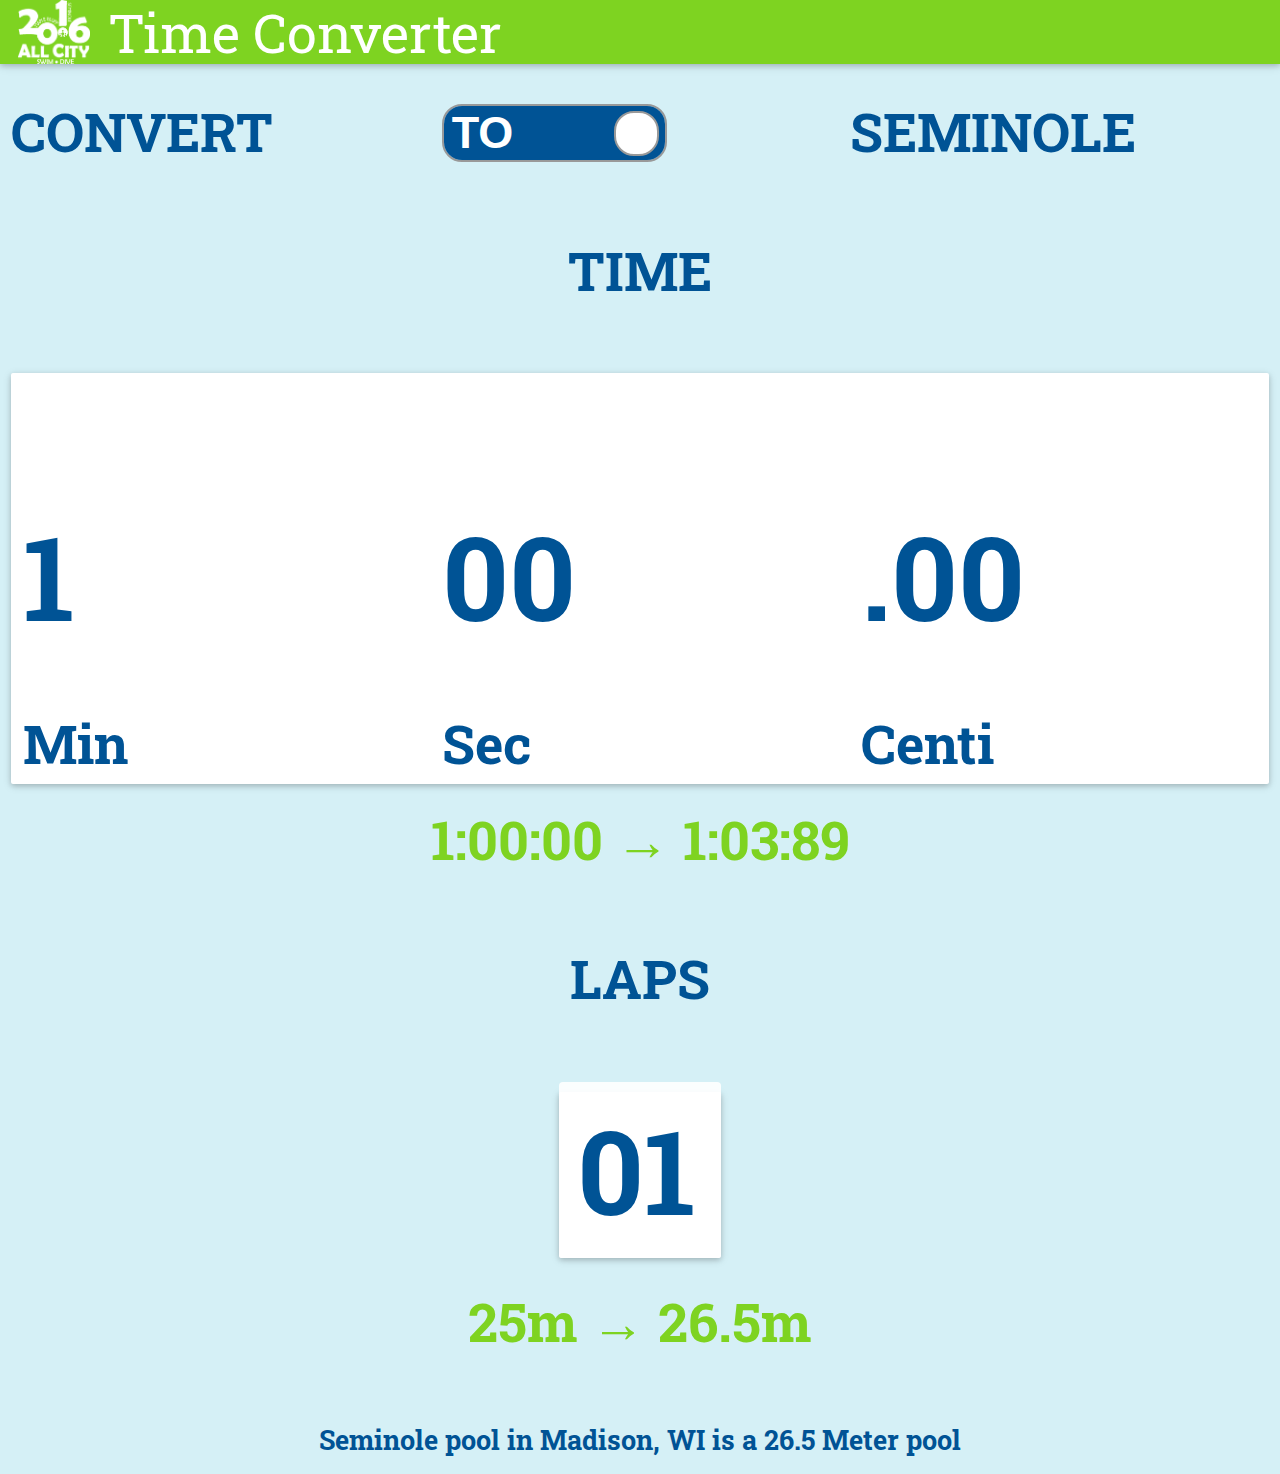
<file: index.html>
<!doctype html>
<!--
@license
Copyright (c) 2015 The Polymer Project Authors. All rights reserved.
This code may only be used under the BSD style license found at http://polymer.github.io/LICENSE.txt
The complete set of authors may be found at http://polymer.github.io/AUTHORS.txt
The complete set of contributors may be found at http://polymer.github.io/CONTRIBUTORS.txt
Code distributed by Google as part of the polymer project is also
subject to an additional IP rights grant found at http://polymer.github.io/PATENTS.txt
-->

<html lang="">

<head>
    <meta charset="utf-8">
    <meta name="description" content="">
    <meta name="viewport" content="width=device-width, initial-scale=1">
    <meta name="generator" content="Polymer Starter Kit" />
    <meta name="apple-mobile-web-app-capable" content="yes">
    <title>SCP Time Converter</title>
    <meta name="theme-color" content="#2E3AA1">
    <link rel="stylesheet" href="styles/main.css">
    <link rel="stylesheet" href="styles/materialize.css">
    <link href='https://fonts.googleapis.com/css?family=Roboto+Slab:400,700' rel='stylesheet' type='text/css'>
    <link href="https://fonts.googleapis.com/icon?family=Material+Icons" rel="stylesheet">
    <style is="custom-style" include="shared-styles"></style>
</head>

<body onchange="updateAll()" style="height: 100%">
    <div class="wrapper">
        <!-- TITLE -->
        <nav>
            <div class="nav-wrapper valign-wrapper">
                <img id="logo" src="images/seminoleTransparent.png" style="-webkit-filter: brightness(0) invert(1);" />
                <span id="title" class="valign">Time Converter<span>
  		</ul>
  	</div>
  </nav>
  <!-- DATA INPUT -->
  <div class="row">
  	<form class="col s12">
        <!-- SWITCH -->
        <div class="row" style="margin-top: 3vmin">
            <div class="col s4" style="padding-left: 0; display: inline-block">
                <div style="float: left">CONVERT</div>
            </div>
            <div class="col s4">
                <div class="onoffswitch" style="float: left;">
    <input type="checkbox" name="onoffswitch" class="onoffswitch-checkbox" id="myonoffswitch" checked>
    <label class="onoffswitch-label" for="myonoffswitch">
        <span class="onoffswitch-inner"></span>
                <span class="onoffswitch-switch"></span>
                </label>
            </div>
            </div>
            <div class="col s4" style="padding-left: 0">
            <div>
        SEMINOLE
    </div>
    </div>
    </div>
    <!-- TIME LABEL -->
    <div class="row">
        <div class="col s12" style="text-align: center">
            <p>TIME</p>
        </div>
    </div>
    <!-- TIME -->
    <div class="row card">
        <div class="input-field col s4">

            <select class="browser-default" id="minutes">
                <option value="0">0</option>
                <option value="1" selected>1</option>
                <option value="2">2</option>
                <option value="3">3</option>
                <option value="4">4</option>
                <option value="5">5</option>
                <option value="6">6</option>
            </select>
            <br/><span class="time-label">Min</span>


        </div>
        <div class="input-field col s4">
            <select class="browser-default" id="seconds">
                <option value="0">00</option>
                <option value="1">01</option>
                <option value="2">02</option>
                <option value="3">03</option>
                <option value="4">04</option>
                <option value="5">05</option>
                <option value="6">06</option>
                <option value="7">07</option>
                <option value="8">08</option>
                <option value="9">09</option>
                <option value="10">10</option>
                <option value="11">11</option>
                <option value="12">12</option>
                <option value="13">13</option>
                <option value="14">14</option>
                <option value="15">15</option>
                <option value="16">16</option>
                <option value="17">17</option>
                <option value="18">18</option>
                <option value="19">19</option>
                <option value="20">20</option>
                <option value="21">21</option>
                <option value="22">22</option>
                <option value="23">23</option>
                <option value="24">24</option>
                <option value="25">25</option>
                <option value="26">26</option>
                <option value="27">27</option>
                <option value="28">28</option>
                <option value="29">29</option>
                <option value="30">30</option>
                <option value="31">31</option>
                <option value="32">32</option>
                <option value="33">33</option>
                <option value="34">34</option>
                <option value="35">35</option>
                <option value="36">36</option>
                <option value="37">37</option>
                <option value="38">38</option>
                <option value="39">39</option>
                <option value="40">40</option>
                <option value="41">41</option>
                <option value="42">42</option>
                <option value="43">43</option>
                <option value="44">44</option>
                <option value="45">45</option>
                <option value="46">46</option>
                <option value="47">47</option>
                <option value="48">48</option>
                <option value="49">49</option>
                <option value="50">50</option>
                <option value="51">51</option>
                <option value="52">52</option>
                <option value="53">53</option>
                <option value="54">54</option>
                <option value="55">55</option>
                <option value="56">56</option>
                <option value="57">57</option>
                <option value="58">58</option>
                <option value="59">59</option>
            </select>
            <br/><span class="time-label">Sec</span>
        </div>
        <div class="col s1"></div>
        <div class="input-field col s4">
            <select class="browser-default" id="milliseconds">
                <option value="0">.00</option>
                <option value="1">.01</option>
                <option value="2">.02</option>
                <option value="3">.03</option>
                <option value="4">.04</option>
                <option value="5">.05</option>
                <option value="6">.06</option>
                <option value="7">.07</option>
                <option value="8">.08</option>
                <option value="9">.09</option>
                <option value="10">.10</option>
                <option value="11">.11</option>
                <option value="12">.12</option>
                <option value="13">.13</option>
                <option value="14">.14</option>
                <option value="15">.15</option>
                <option value="16">.16</option>
                <option value="17">.17</option>
                <option value="18">.18</option>
                <option value="19">.19</option>
                <option value="20">.20</option>
                <option value="21">.21</option>
                <option value="22">.22</option>
                <option value="23">.23</option>
                <option value="24">.24</option>
                <option value="25">.25</option>
                <option value="26">.26</option>
                <option value="27">.27</option>
                <option value="28">.28</option>
                <option value="29">.29</option>
                <option value="30">.30</option>
                <option value="31">.31</option>
                <option value="32">.32</option>
                <option value="33">.33</option>
                <option value="34">.34</option>
                <option value="35">.35</option>
                <option value="36">.36</option>
                <option value="37">.37</option>
                <option value="38">.38</option>
                <option value="39">.39</option>
                <option value="40">.40</option>
                <option value="41">.41</option>
                <option value="42">.42</option>
                <option value="43">.43</option>
                <option value="44">.44</option>
                <option value="45">.45</option>
                <option value="46">.46</option>
                <option value="47">.47</option>
                <option value="48">.48</option>
                <option value="49">.49</option>
                <option value="50">.50</option>
                <option value="51">.51</option>
                <option value="52">.52</option>
                <option value="53">.53</option>
                <option value="54">.54</option>
                <option value="55">.55</option>
                <option value="56">.56</option>
                <option value="57">.57</option>
                <option value="58">.58</option>
                <option value="59">.59</option>
                <option value="60">.60</option>
                <option value="61">.61</option>
                <option value="62">.62</option>
                <option value="63">.63</option>
                <option value="64">.64</option>
                <option value="65">.65</option>
                <option value="66">.66</option>
                <option value="67">.67</option>
                <option value="68">.68</option>
                <option value="69">.69</option>
                <option value="70">.70</option>
                <option value="71">.71</option>
                <option value="72">.72</option>
                <option value="73">.73</option>
                <option value="74">.74</option>
                <option value="75">.75</option>
                <option value="76">.76</option>
                <option value="77">.77</option>
                <option value="78">.78</option>
                <option value="79">.79</option>
                <option value="80">.80</option>
                <option value="81">.81</option>
                <option value="82">.82</option>
                <option value="83">.83</option>
                <option value="84">.84</option>
                <option value="85">.85</option>
                <option value="86">.86</option>
                <option value="87">.87</option>
                <option value="88">.88</option>
                <option value="89">.89</option>
                <option value="90">.90</option>
                <option value="91">.91</option>
                <option value="92">.92</option>
                <option value="93">.93</option>
                <option value="94">.94</option>
                <option value="95">.95</option>
                <option value="96">.96</option>
                <option value="97">.97</option>
                <option value="98">.98</option>
                <option value="99">.99</option>
            </select>
            <br/><span class="time-label">Centi</span>
        </div>
    </div>
    </form>
    <div class="row" style="text-align:center">
        <div class="col s12" style="text-align:center;color:#7ED321">
            <span id="preTime">1:00:00</span> → <span id="postTime">1:03:89</span>
        </div>
    </div>
    <!-- DISTANCE LABEL-->
    <div class="row">
        <div class="col s12" style="text-align: center">
            <p>LAPS</p>
        </div>
    </div>
    <div class="row" style="text-align: center">
        <div id="toLaps" class="input-field card" style="width: 18vmin;display:inline-block;">
            <select class="browser-default" id="units" style="text-indent: 2vmin">
                <option value="25">01</option>
                <option value="50">02</option>
                <option value="75">03</option>
                <option value="100">04</option>
                <option value="125">05</option>
                <option value="150">06</option>
                <option value="175">07</option>
                <option value="200">08</option>
                <option value="225">09</option>
                <option value="250">10</option>
                <option value="275">11</option>
                <option value="300">12</option>
                <option value="325">13</option>
                <option value="350">14</option>
                <option value="375">15</option>
                <option value="400">16</option>
            </select>
        </div>
    </div>
    </div>
    <!-- DISTANCE CONVERSION -->
    <div class="row">
        <div class="col s12" style="text-align:center; color:#7ED321">
            <span id="preDistance">25</span>m → <span id="postDistance">26.5</span>m
        </div>
    </div>
    <div class="push"></div>
    </div>
    <div class="footer" style="font-size: .5em; text-align: center; bottom: 0px">
        Seminole pool in Madison, WI is a 26.5 Meter pool
    </div>
    <!-- endbuild-->
    <script type="text/javascript" src="scripts/jquery-1.11.3.min.js"></script>
    <script src="scripts/materialize.min.js"></script>
    <script src="scripts/app.js"></script>
    <script>
        $(document).ready(function () {
            // the "href" attribute of .modal-trigger must specify the modal ID that wants to be triggered
            $('.modal-trigger').leanModal();
            $('.card > .col.s4').css({
                'height': $('.card > .col.s4').width() + 'px'
            })
            $('.col.s4 > select').css({
                'height': $('.col.s4 > select').width() + 'px'
            })
            $('#units').css({
                'height': $('#distance').height() + 'px'
            })
        });
    </script>
</body>

</html>
</file>
<file: styles/main.css>
/*
Copyright (c) 2015 The Polymer Project Authors. All rights reserved.
This code may only be used under the BSD style license found at http://polymer.github.io/LICENSE.txt
The complete set of authors may be found at http://polymer.github.io/AUTHORS.txt
The complete set of contributors may be found at http://polymer.github.io/CONTRIBUTORS.txt
Code distributed by Google as part of the polymer project is also
subject to an additional IP rights grant found at http://polymer.github.io/PATENTS.txt
*/

html,
body {
    height: 100%;
}

.wrapper {
    min-height: 100%;
    height: auto !important;
    /* This line and the next line are not necessary unless you need IE6 support */
    height: 100%;
    margin: 0 auto -1em;
    /* the bottom margin is the negative value of the footer's height */
}

.footer,
.push {
    height: 2em;
    /* .push must be the same height as .footer */
}


/*

Sticky Footer by Ryan Fait
http://ryanfait.com/

*/

body {
    background: #d5f0f6;
    font-family: 'Roboto Slab', 'Helvetica Neue', Helvetica, Arial, sans-serif;
    font-weight: 700;
    color: #005395;
    font-size: 6vmin;
}

.middle-word {
    color: #005395;
}

#resultCard {
    font-size: 4vmin;
}

#result {
    color: #7ED321;
}

.input-field {}

.input-field > select {
    padding: 0;
    margin-top: -10px;
    font-size: 13vmin;
    font-weight: 700;
    border: none;
    border-radius: 4px;
    -webkit-appearance: none;
}

.nav-wrapper {
    font-size: 1em;
    font-weight: normal;
    background-color: #7ED321;
}

#logo {
    object-fit: contain;
    max-height: 100%;
    width: auto;
    margin-left: 2vmin;
}

#minutes {
    /*margin-right: -48px;*/
}

#seconds {
    /*margin-right: -27px;*/
}

#milliseconds {
    /*margin-right: -8px;*/
}

button.convert {
    height: 10vmin;
    background-color: #7ED321;
    margin-top: 5vmin;
}

#convertTo {
    padding-right: 8vmin;
    padding-left: 8vmin;
}

#convertFrom {
    padding-right: 4vmin;
    padding-left: 4vmin;
}

#title {
    margin-left: 2vmin;
}

#units {
    height: 100%;
}

.time-label {
    font-size: 6vmin;
    position: absolute;
    bottom: 0;
}

.onoffswitch {
    margin-top: 1.4vmin;
    position: relative;
    width: 25vmin;
    -webkit-user-select: none;
    -moz-user-select: none;
    -ms-user-select: none;
}

.onoffswitch-checkbox {
    display: none;
}

.onoffswitch-label {
    display: block;
    overflow: hidden;
    cursor: pointer;
    border: 2px solid #999999;
    border-radius: 20px;
}

.onoffswitch-inner {
    display: block;
    width: 200%;
    margin-left: -100%;
    transition: margin 0.3s ease-in 0s;
}

.onoffswitch-inner:before,
.onoffswitch-inner:after {
    display: block;
    float: left;
    width: 50%;
    height: 6vmin;
    padding: 0;
    line-height: 1.2;
    font-size: 5vmin;
    color: white;
    font-family: Trebuchet, Arial, sans-serif;
    font-weight: bold;
    box-sizing: border-box;
}

.onoffswitch-inner:before {
    content: "TO";
    padding-left: 8px;
    background-color: #005395;
    color: #FFFFFF;
}

.onoffswitch-inner:after {
    content: "FROM";
    padding-right: 8px;
    background-color: #FFFFFF;
    color: #005395;
    text-align: right;
}

.onoffswitch-switch {
    display: block;
    width: 5vmin;
    height: 5vmin;
    margin: .8vmin;
    background: #FFFFFF;
    position: absolute;
    top: 0;
    bottom: 0;
    right: 18vmin;
    border: 2px solid #999999;
    border-radius: 20px;
    transition: all 0.3s ease-in 0s;
}

.onoffswitch-checkbox:checked + .onoffswitch-label .onoffswitch-inner {
    margin-left: 0;
}

.onoffswitch-checkbox:checked + .onoffswitch-label .onoffswitch-switch {
    right: 0px;
}

.fancyTextShadow {
  background-color: #565656;
  color: transparent;
  text-shadow: 0px 2px 3px rgba(255,255,255,0.5);
  -webkit-background-clip: text;
     -moz-background-clip: text;
          background-clip: text;
}
</file>
